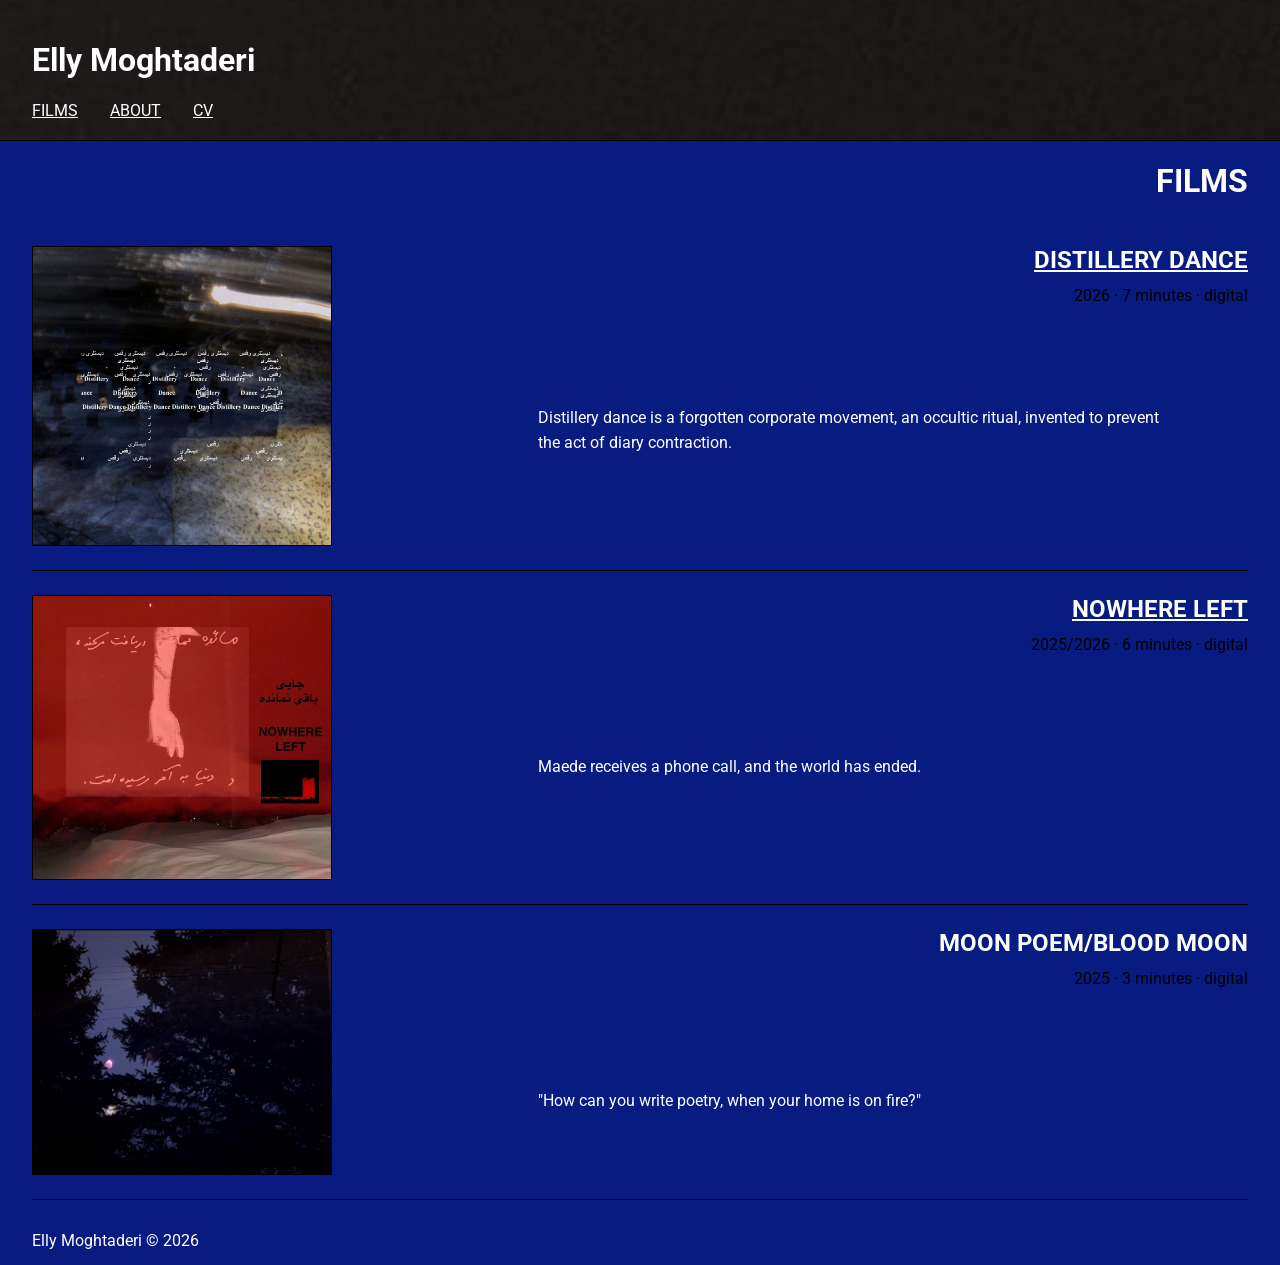
<file: index.html>
<!DOCTYPE html>
<html lang="en">
<head>
  <meta charset="utf-8">
  <meta name="viewport" content="width=device-width, initial-scale=1">
  <title>Films — Elly Moghtaderi</title>
  <link rel="stylesheet" href="style.css">
  <script src="make_header_footer.js" defer></script>
</head>
<body id="top">
  <div id="header"></div>
  <main class="main textPage films-index">
    <div class="page-heading"><h1>FILMS</h1></div>
    <ul class="film-list">
      <li class="film-row">
        <img class="film-poster" src="images/ddposter.jpg" alt="Distillery Dance poster" loading="lazy">
        <div><h2><a href="film-01.html">DISTILLERY DANCE</a></h2>
          <p class="film-meta">2026 · 7 minutes · digital</p>
          <p class="film-list-description" data-film-source="film-01.html"></p>
        </div>
      </li>
      <li class="film-row">
        <img class="film-poster" src="images/nlposter.jpg" alt="Nowhere Left poster" loading="lazy">
        <div><h2><a href="film-02.html">NOWHERE LEFT</a></h2>
          <p class="film-meta">2025/2026 · 6 minutes · digital</p>
          <p class="film-list-description" data-film-source="film-02.html"></p>
        </div>
      </li>
      <li class="film-row">
        <img class="film-poster" src="images/mpposter.jpg" alt="Moon Poem/Blood Moon poster" loading="lazy">
        <div><h2>MOON POEM/BLOOD MOON</h2>
          <p class="film-meta">2025 · 3 minutes · digital</p>
          <p class="film-list-description" data-film-source="film-03.html"></p>
        </div>
      </li>
    </ul>
  </main>
  <div id="footer"></div>
</body>
</html>
</file>
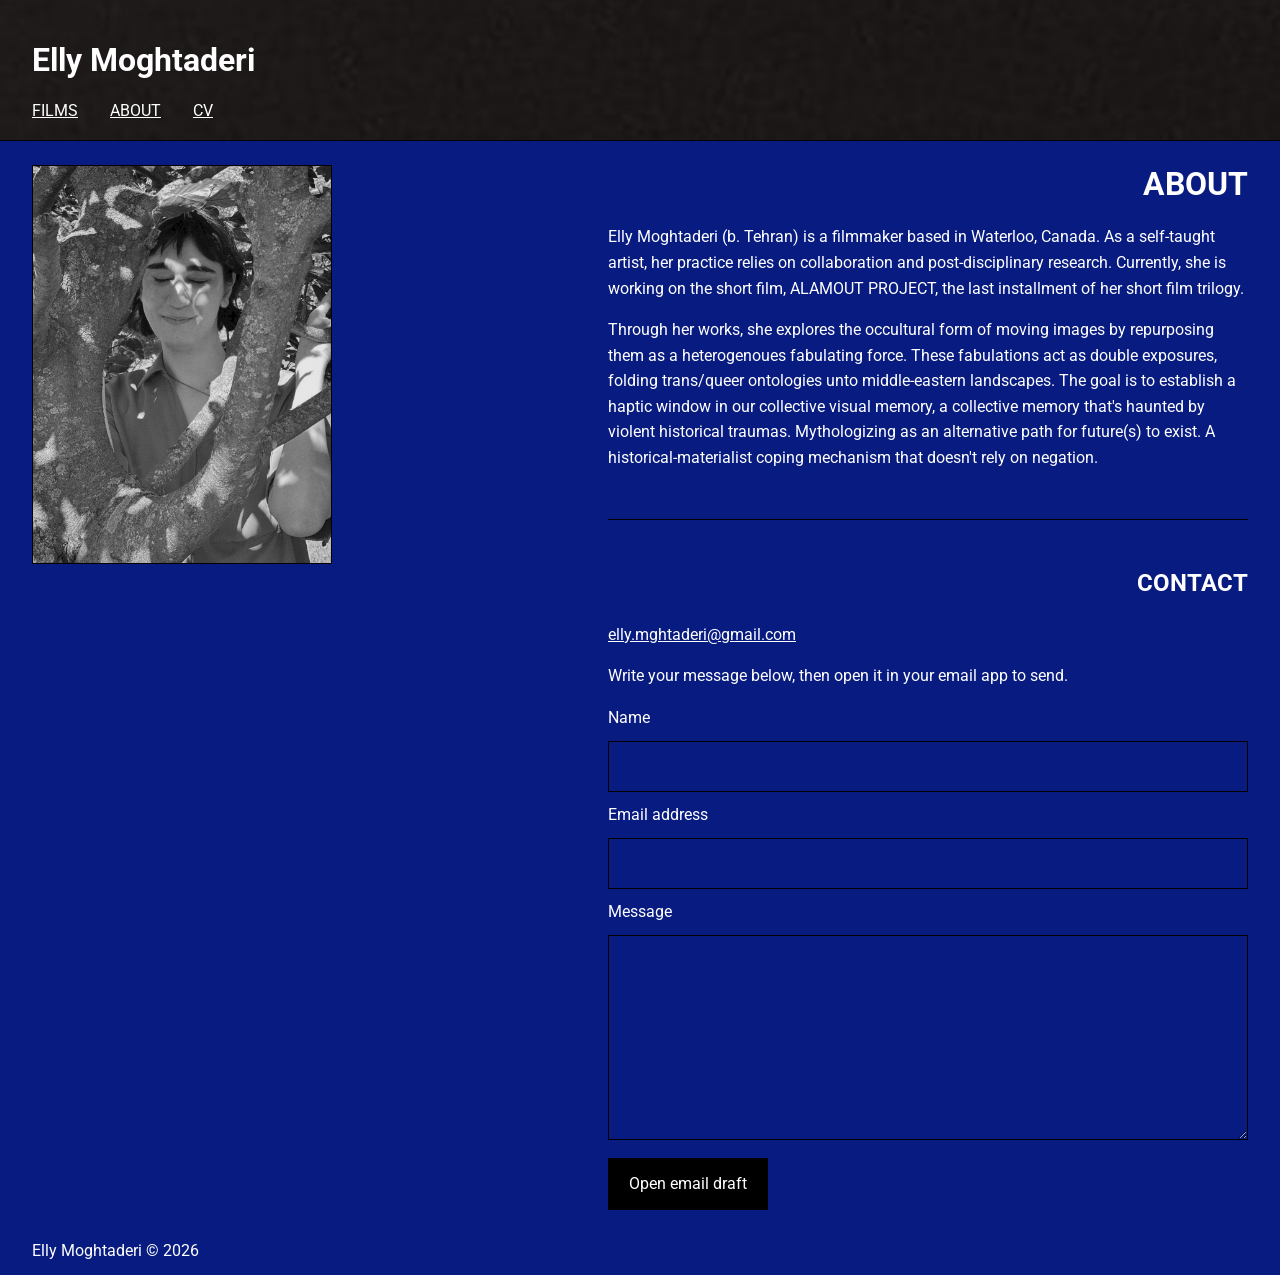
<file: about.html>
<!DOCTYPE html>
<html lang="en">
<head>
  <meta charset="utf-8">
  <meta name="viewport" content="width=device-width, initial-scale=1">
  <title>About — Elly Moghtaderi</title>
  <link rel="stylesheet" href="style.css">
  <script src="make_header_footer.js" defer></script>
  <script src="contact.js" defer></script>
</head>
<body>
  <div id="header"></div>
  <main id="main" class="main about-page">
    <div class="about-layout">
      <img class="about-headshot" src="images/headshot.jpg" alt="Portrait of Elly Moghtaderi">
      <div class="about-copy">
        <div class="page-heading"><h1>ABOUT</h1></div>
    <section class="text-page" aria-label="Biography">
      <p>Elly Moghtaderi (b. Tehran) is a filmmaker based in Waterloo, Canada. As a self-taught artist, her practice relies on collaboration and post-disciplinary research. Currently, she is working on the short film, ALAMOUT PROJECT, the last installment of her short film trilogy.</p>
      <p>Through her works, she explores the occultural form of moving images by repurposing them as a heterogenoues fabulating force.
These fabulations act as double exposures, folding trans/queer ontologies unto middle-eastern landscapes.
The goal is to establish a haptic window in our collective visual memory, a collective memory that's haunted by violent historical traumas.
Mythologizing as an alternative path for future(s) to exist. A historical-materialist coping mechanism that doesn't rely on negation.</p>
      <section class="contact-section" aria-labelledby="contact-heading">
        <h2 id="contact-heading">CONTACT</h2>
        <p><a href="mailto:elly.mghtaderi@gmail.com">elly.mghtaderi@gmail.com</a></p>
        <p id="contact-help">Write your message below, then open it in your email app to send.</p>
        <form id="contact-form" action="mailto:elly.mghtaderi@gmail.com" method="post" enctype="text/plain" aria-describedby="contact-help">
          <label for="contact-name">Name</label>
          <input id="contact-name" name="name" type="text" autocomplete="name" maxlength="120" required>
          <label for="contact-email">Email address</label>
          <input id="contact-email" name="email" type="email" autocomplete="email" maxlength="254" required>
          <label for="contact-message">Message</label>
          <textarea id="contact-message" name="message" rows="7" maxlength="5000" required></textarea>
          <button type="submit">Open email draft</button>
          <p id="contact-status" role="status"></p>
        </form>
      </section>
    </section>
      </div>
    </div>
  </main>
  <div id="footer"></div>
</body>
</html>
</file>
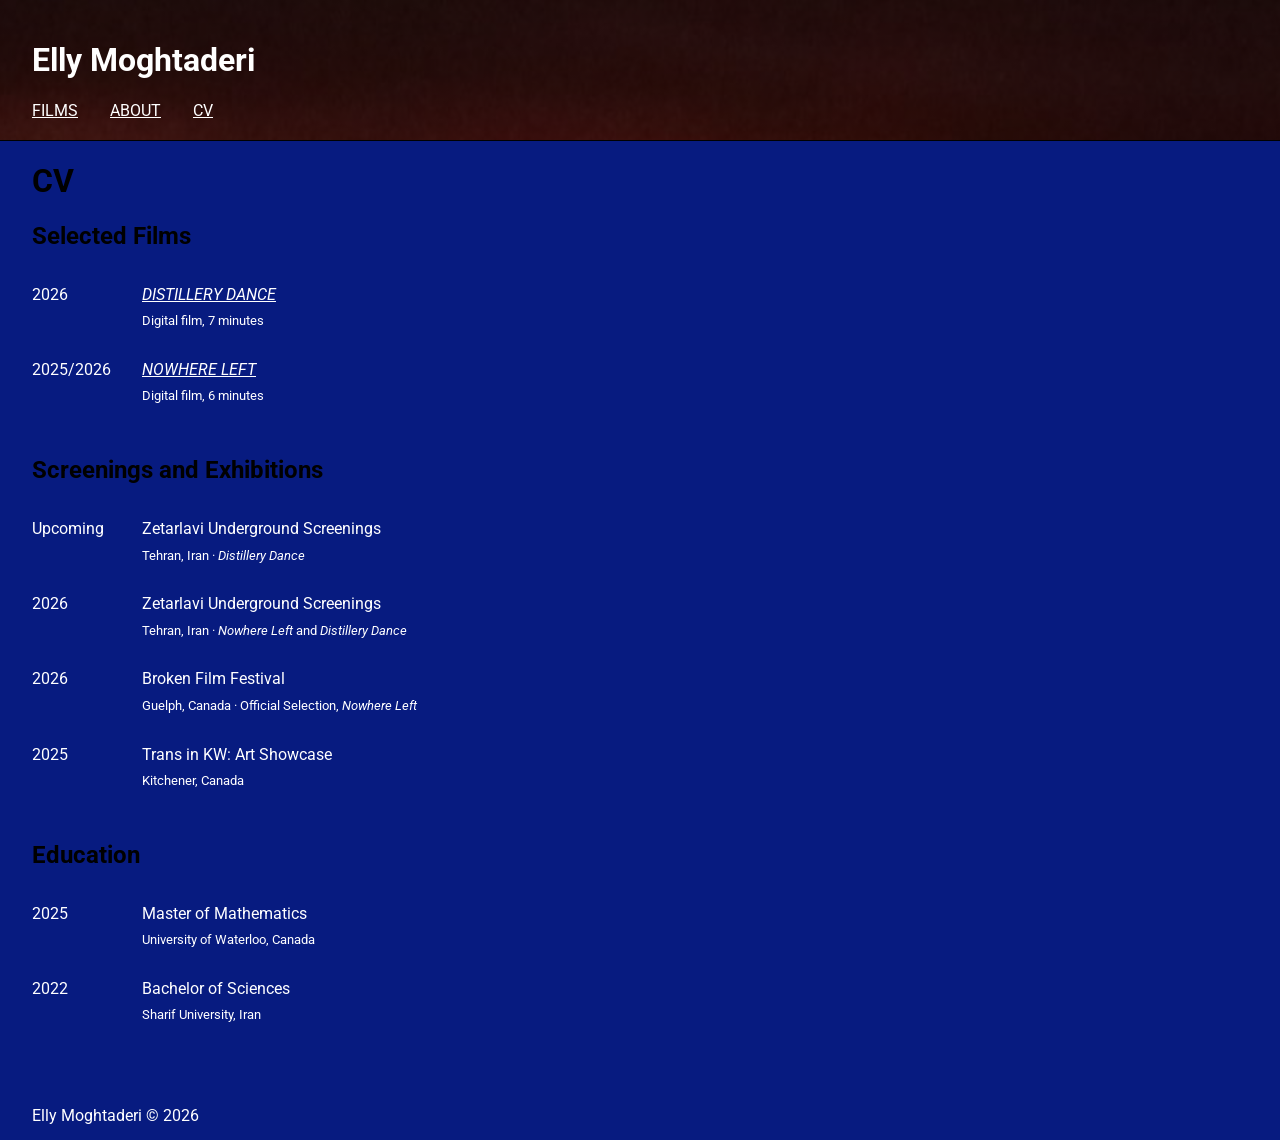
<file: cv.html>
<!DOCTYPE html>
<html lang="en">
<head>
  <meta charset="utf-8">
  <meta name="viewport" content="width=device-width, initial-scale=1">
  <title>CV — Elly Moghtaderi</title>
  <link rel="stylesheet" href="style.css">
  <script src="make_header_footer.js" defer></script>
</head>
<body>
  <div id="header"></div>
  <main id="main" class="main textPage">
    <h1>CV</h1>
    <div class="text-page">
      <section class="cv-section">
        <h2>Selected Films</h2>
        <ul class="cv-list">
          <li><span class="cv-year">2026</span><div><a href="film-01.html"><i>DISTILLERY DANCE</i></a><br><small>Digital film, 7 minutes</small></div></li>
          <li><span class="cv-year">2025/2026</span><div><a href="film-02.html"><i>NOWHERE LEFT</i></a><br><small>Digital film, 6 minutes</small></div></li>
        </ul>
      </section>
      <section class="cv-section">
        <h2>Screenings and Exhibitions</h2>
        <ul class="cv-list">
          <li><span class="cv-year">Upcoming<br><small></small></span><div>Zetarlavi Underground Screenings<br><small>Tehran, Iran · <i>Distillery Dance</i></small></div></li>
          <li><span class="cv-year">2026</span><div>Zetarlavi Underground Screenings<br><small>Tehran, Iran · <i>Nowhere Left</i> and <i>Distillery Dance</i></small></div></li>
          <li><span class="cv-year">2026</span><div>Broken Film Festival<br><small>Guelph, Canada · Official Selection, <i>Nowhere Left</i></small></div></li>
          <li><span class="cv-year">2025</span><div>Trans in KW: Art Showcase<br><small>Kitchener, Canada</small></div></li>
        </ul>
      </section>
      <section class="cv-section">
        <h2>Education</h2>
        <ul class="cv-list">
          <li><span class="cv-year">2025</span><div>Master of Mathematics<br><small>University of Waterloo, Canada</small></div></li>
          <li><span class="cv-year">2022</span><div>Bachelor of Sciences<br><small>Sharif University, Iran</small></div></li>
        </ul>
      </section>
    </div>
  </main>
  <div id="footer"></div>
</body>
</html>
</file>
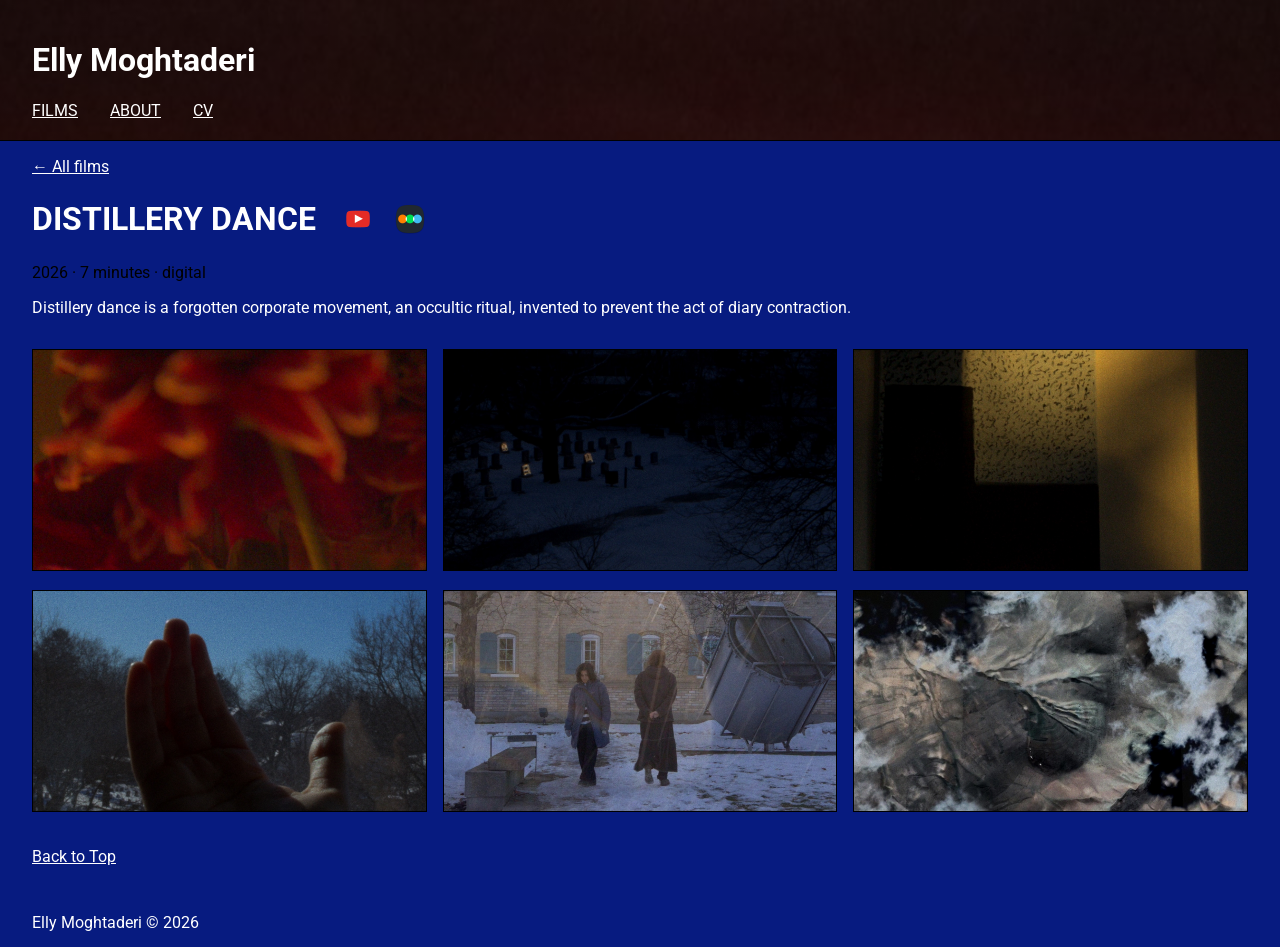
<file: film-01.html>
<!DOCTYPE html>
<html lang="en">
<head>
  <meta charset="utf-8">
  <meta name="viewport" content="width=device-width, initial-scale=1">
  <title>DISTILLERY DANCE — Elly Moghtaderi</title>
  <link rel="stylesheet" href="style.css">
  <script src="make_header_footer.js" defer></script>
</head>
<body id="top">
  <div id="header"></div>
  <main class="main film-page">
    <div class="film-back-links">
      <a href="index.html">← All films</a>
    </div>
    <div class="film-intro">
      <div class="film-info">
        <div class="film-title-row">
          <h1>DISTILLERY DANCE</h1>
          <div class="film-icon-group">
            <nav class="film-links" aria-label="Film links">
              <a href="https://www.youtube.com/watch?v=Qai3Qnwx2T0" target="_blank" rel="noopener noreferrer" aria-label="YouTube (opens in a new tab)" title="YouTube">
                <img src="images/youtube.jpg" alt="" width="32" height="32">
              </a>
              <a href="https://letterboxd.com/film/distillery-dance/" target="_blank" rel="noopener noreferrer" aria-label="Letterboxd (opens in a new tab)" title="Letterboxd">
                <img src="images/letterboxd.png" alt="" width="32" height="32">
              </a>
            </nav>
          </div>
        </div>
        <p class="film-meta">2026 · 7 minutes · digital</p>
        <p id="film-description">Distillery dance is a forgotten corporate movement, an occultic ritual, invented to prevent the act of diary contraction.</p>
      </div>
    </div>
    <div class="gallery">
      <figure><img src="images/dd_00001.jpg" alt="Distillery Dance — film still 1" loading="lazy"></figure>
      <figure><img src="images/dd_00002.jpg" alt="Distillery Dance — film still 2" loading="lazy"></figure>
      <figure><img src="images/dd_00003.jpg" alt="Distillery Dance — film still 3" loading="lazy"></figure>
      <figure><img src="images/dd_00004.jpg" alt="Distillery Dance — film still 4" loading="lazy"></figure>
      <figure><img src="images/dd_00006.jpg" alt="Distillery Dance — film still 6" loading="lazy"></figure>
      <figure><img src="images/dd_00007.jpg" alt="Distillery Dance — film still 7" loading="lazy"></figure>
    </div>
    <p><a href="#top">Back to Top</a></p>
  </main>
  <div id="footer"></div>
</body>
</html>
</file>
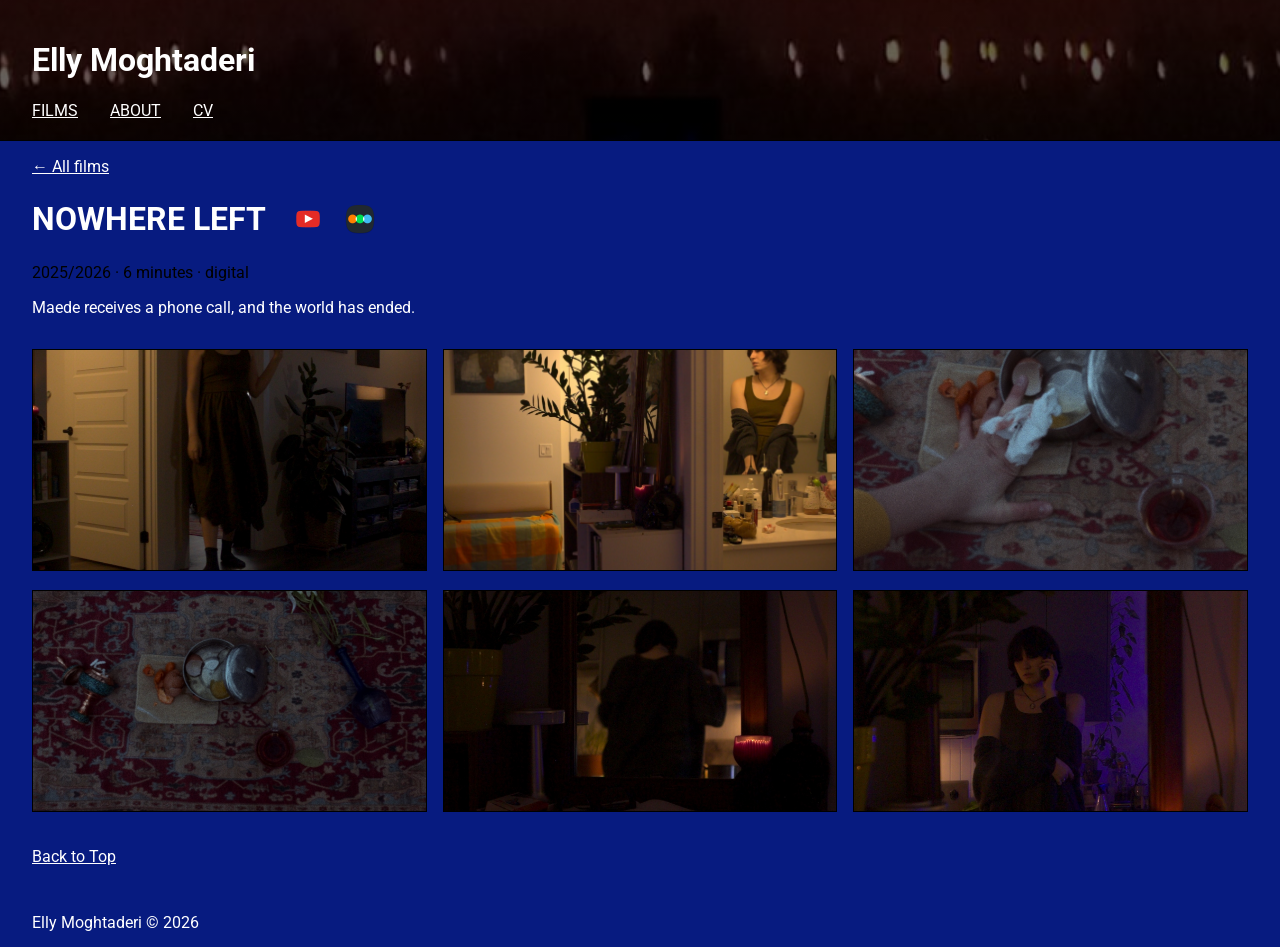
<file: film-02.html>
<!DOCTYPE html>
<html lang="en">
<head>
  <meta charset="utf-8">
  <meta name="viewport" content="width=device-width, initial-scale=1">
  <title>NOWHERE LEFT — Elly Moghtaderi</title>
  <link rel="stylesheet" href="style.css">
  <script src="make_header_footer.js" defer></script>
</head>
<body id="top">
  <div id="header"></div>
  <main class="main film-page">
    <div class="film-back-links">
      <a href="index.html">← All films</a>
    </div>
    <div class="film-intro">
      <div class="film-info">
        <div class="film-title-row">
          <h1>NOWHERE LEFT</h1>
          <div class="film-icon-group">
            <nav class="film-links" aria-label="Film links">
              <a href="https://www.youtube.com/watch?v=HRfp6Z5Grw0" target="_blank" rel="noopener noreferrer" aria-label="YouTube (opens in a new tab)" title="YouTube">
                <img src="images/youtube.jpg" alt="" width="32" height="32">
              </a>
              <a href="https://letterboxd.com/film/nowhere-left/" target="_blank" rel="noopener noreferrer" aria-label="Letterboxd (opens in a new tab)" title="Letterboxd">
                <img src="images/letterboxd.png" alt="" width="32" height="32">
              </a>
            </nav>
          </div>
        </div>
        <p class="film-meta">2025/2026 · 6 minutes · digital</p>
        <p id="film-description">Maede receives a phone call, and the world has ended.</p>
      </div>
    </div>
    <div class="gallery">
      <figure><img src="images/nl_00009.jpg" alt="Nowhere Left — film still 2" loading="lazy"></figure>
      <figure><img src="images/nl_00006.jpg" alt="Nowhere Left — film still 5" loading="lazy"></figure>
      <figure><img src="images/nl_00004.jpg" alt="Nowhere Left — film still 9" loading="lazy"></figure>
      <figure><img src="images/nl_00001.jpg" alt="Nowhere Left — film still 8" loading="lazy"></figure>
      <figure><img src="images/nl_00007.jpg" alt="Nowhere Left — film still 4" loading="lazy"></figure>
      <figure><img src="images/nl_00002.jpg" alt="Nowhere Left — film still 3" loading="lazy"></figure>
    </div>
    <p><a href="#top">Back to Top</a></p>
  </main>
  <div id="footer"></div>
</body>
</html>
</file>
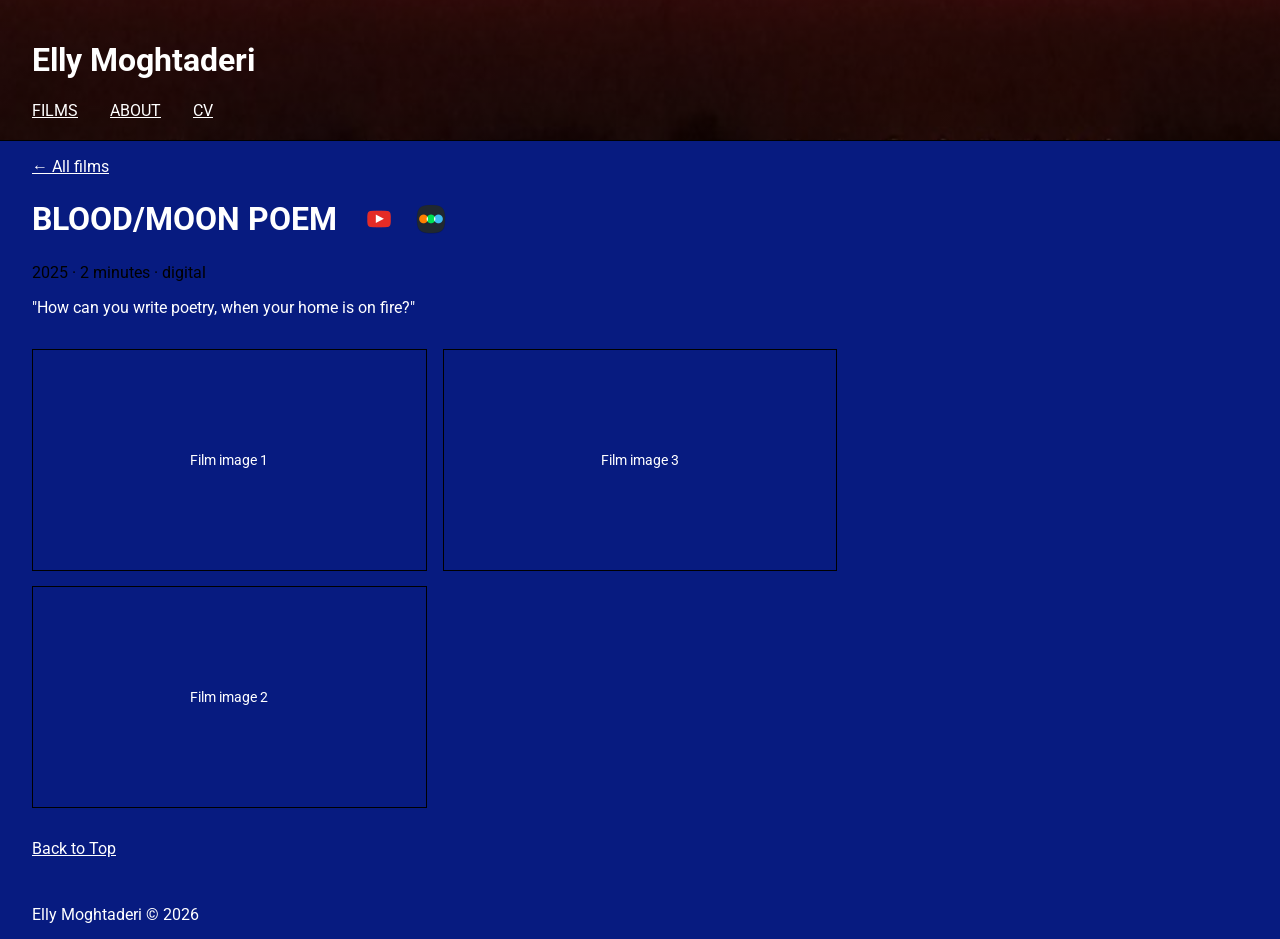
<file: film-03.html>
<!DOCTYPE html>
<html lang="en">
<head>
  <meta charset="utf-8">
  <meta name="viewport" content="width=device-width, initial-scale=1">
  <title>MOON POEM/BLOOD MOON — Elly Moghtaderi</title>
  <link rel="stylesheet" href="style.css">
  <script src="make_header_footer.js" defer></script>
</head>
<body id="top">
  <div id="header"></div>
  <main class="main film-page">
    <div class="film-back-links">
      <a href="index.html">← All films</a>
    </div>
    <div class="film-intro">
      <div class="film-info">
        <div class="film-title-row">
          <h1>BLOOD/MOON POEM</h1>
          <div class="film-icon-group">
            <nav class="film-links" aria-label="Film links">
              <a href="https://www.youtube.com/" target="_blank" rel="noopener noreferrer" aria-label="YouTube (opens in a new tab)" title="YouTube">
                <img src="images/youtube.jpg" alt="" width="32" height="32">
              </a>
              <a href="https://letterboxd.com/" target="_blank" rel="noopener noreferrer" aria-label="Letterboxd (opens in a new tab)" title="Letterboxd">
                <img src="images/letterboxd.png" alt="" width="32" height="32">
              </a>
            </nav>
          </div>
        </div>
        <p class="film-meta">2025 · 2 minutes · digital</p>
        <p id="film-description">"How can you write poetry, when your home is on fire?"</p>
      </div>
    </div>
    <div class="gallery">
      <figure><div class="picture-placeholder">Film image 1</div></figure>
      <figure><div class="picture-placeholder">Film image 2</div></figure>
      <figure><div class="picture-placeholder">Film image 3</div></figure>
    </div>
    <p><a href="#top">Back to Top</a></p>
  </main>
  <div id="footer"></div>
</body>
</html>
</file>
<file: style.css>
@import url("https://fonts.googleapis.com/css2?family=Roboto:ital,wght@0,100;0,300;0,400;0,500;0,700;0,900;1,100;1,300;1,400;1,500;1,700;1,900&display=swap");

/* Base sizing */
* {
  box-sizing: border-box;
}

body,
html {
  margin: 0;
  padding: 0;
  font-family: "Roboto", sans-serif;
}

html {
  scroll-behavior: smooth;
}

/* Shared header */
#header {

  background-color: black;
  color: white;
  padding: 20px;

  position: sticky;
  top: 0;
  width: 100%;
}

#header h1 {
  text-align: center;
}

#navLinks {
  display: flex;
  align-items: center;
  justify-content: flex-start;
  gap: 32px;
  flex-wrap: wrap;
  width: 100%;
}

#navLinks a {
  color: #bdbdbd;

  transition: all 0.2s ease-out;
}

#navLinks a:hover {
  color: white;

}

.main {
  padding: 0em 2em 1em 2em;
  margin: 0;
  background-color: white;
}

hr {
  margin: 2em 0;
}

#footer {
  text-align: left;
  padding: 15px 32px;
}

.textPage {
  max-width: 800px;
}

/* Responsive gallery */
.gallery {
  padding-top: 1em;

  columns: auto 3;
  text-align: left;
}

.gallery img {
  border: 1px solid black;
  width: 100%;
}

figure {
  display: inline-block;
  margin: 0;
  margin-bottom: 15px;
}

.spotlightImage {
  display: block;
  margin: 0 auto;
}

@media only screen and (max-width: 800px) {
  .gallery {
    columns: auto 2;
  }
}

@media only screen and (max-width: 500px) {
  .gallery {
    columns: auto 1;
  }
}

/* Film list */
.film-list { list-style: none; padding: 0; margin: 0; }
.film-row { display: flex; align-items: flex-start; gap: 24px; padding: 24px 0; border-bottom: 1px solid #ddd; }
.film-row > div:not(.poster-placeholder) { flex: 1; min-width: 0; }
.film-row h2 { margin: 0 0 12px; overflow-wrap: anywhere; }
.film-row h2 a { color: black; }
.film-row p { margin: 0; }
.film-poster, .poster-placeholder { width: 300px; flex: 0 0 300px; order: 1; border: 1px solid black; }
.film-poster { display: block; height: auto; }
.poster-placeholder { aspect-ratio: 2 / 3; }
.poster-placeholder, .picture-placeholder { display: grid; place-items: center; background: #f4f4f4; color: #666; font-size: 14px; }
.film-page .gallery figure { width: 100%; break-inside: avoid; }
.picture-placeholder { width: 100%; aspect-ratio: 16 / 9; border: 1px solid black; }
@media only screen and (max-width: 500px) {
  .film-row { gap: 16px; }
  .film-poster, .poster-placeholder { width: 220px; flex-basis: 220px; }
}

@media only screen and (max-width: 400px) {
  .film-row { flex-wrap: wrap; }
  .film-row > div:not(.poster-placeholder) { flex-basis: 100%; }
  .film-poster, .poster-placeholder { max-width: 100%; margin-left: auto; }
}

.film-title-row { display: flex; justify-content: space-between; align-items: center; gap: 20px; flex-wrap: wrap; margin-block: 1.34em; }
.film-title-row h1 { margin: 0; }
.film-links { display: flex; align-items: center; gap: 8px; }
.film-links a { display: flex; align-items: center; justify-content: center; width: 44px; height: 44px; }
.film-links img { display: block; width: 32px; height: 32px; object-fit: contain; }

.film-title-row h1 { overflow-wrap: anywhere; }
.site-name { margin: 0; }
.film-links { flex-shrink: 0; }
@media only screen and (max-width: 600px) {
  .film-title-row h1 { font-size: 1.4em; }
}

.film-back-links { display: flex; justify-content: space-between; align-items: center; gap: 20px; padding-top: 16px; margin-bottom: 16px; }

/* Colour palette */
:root { --page-blue: #071b80; }
html { background: var(--page-blue); color-scheme: light; }
body, .main, #footer { background: var(--page-blue); color: #fff; }
#header { background: #000; color: #fff; border-bottom: 1px solid #000; }
h1, h2, h3, h4, h5, h6,
.film-row h2 a, .film-row h2 a:visited { color: #000; }
a, a:visited { color: #fff; }
.film-row h2 a:hover { color: #000; text-decoration-thickness: 2px; }
#header .site-name h1, #navLinks a, #navLinks a:visited, #navLinks a:hover, #navLinks a:focus-visible { color: #fff; }
a:focus-visible { outline: 2px solid #fff; outline-offset: 4px; }
.film-row, .gallery img, .film-poster, .poster-placeholder, .picture-placeholder { border-color: #000; }
.poster-placeholder, .picture-placeholder { background: var(--page-blue); color: #fff; }
hr { border: 0; border-top: 1px solid #000; }
#header .site-name h1 { text-align: left; }
.film-title-row { justify-content: flex-start; }
.film-icon-group { display: flex; align-items: center; }

#header { padding-inline: 2em; }

/* Full-width film listing */
.main.films-index { max-width: none; width: 100%; margin: 0; }
.films-index .page-heading { text-align: right; }
.films-index .film-row > div:not(.poster-placeholder) { text-align: right; }

.films-index .film-poster, .films-index .poster-placeholder { order: 0; margin-left: 0; }

#header { background: #000; overflow: hidden; isolation: isolate; z-index: 10; }
/* Stationary header image */
#header::before {
  content: "";
  position: absolute;
  left: 0;
  top: 0;
  width: 100%;
  aspect-ratio: 1 / 1;
  min-height: 100%;
  z-index: -1;
  background-image: linear-gradient(#0009, #0009), url("images/headliner.jpg");
  background-size: 100% 100%, 150% auto;
  background-position: center top;
  background-repeat: no-repeat;
  transform: translateY(var(--header-offset, 0px));
}

.films-index .page-heading h1, .film-title-row h1,
.film-row h2, .film-row h2 a, .film-row h2 a:visited,
.film-row h2 a:hover, .film-row h2 a:focus-visible { color: #fff; }
.film-meta { color: #000; }
.films-index .film-row { flex-wrap: wrap; }
/* Description position */
.films-index .film-list-description {
  max-width: 640px;
  margin: 100px 70px 0 auto;
  line-height: 1.6;
  color: #fff;
  text-align: left;
}

/* About page */
.about-layout { display: flex; align-items: flex-start; justify-content: space-between; gap: 48px; padding-top: 24px; }
.about-headshot { display: block; width: 300px; max-width: 100%; height: auto; border: 1px solid #000; flex-shrink: 0; }
.about-copy { flex: 1; min-width: 0; max-width: 640px; margin-left: auto; }
.about-copy .page-heading { text-align: right; }
.about-copy h1 { color: #fff; margin-top: 0; }
.about-copy .text-page { line-height: 1.6; }
@media only screen and (max-width: 700px) {
  .about-layout { gap: 24px; flex-wrap: wrap; }
  .about-headshot { width: 220px; }
  .about-copy { flex-basis: 100%; }
}

/* Contact form */
.contact-section { margin-top: 48px; padding-top: 24px; border-top: 1px solid #000; }
.contact-section h2 { color: #fff; text-align: right; }
.contact-section a { overflow-wrap: anywhere; }
#contact-form { display: grid; gap: 10px; }
#contact-form input, #contact-form textarea { width: 100%; min-width: 0; padding: 12px; border: 1px solid #000; border-radius: 0; background: transparent; color: #fff; font: inherit; }
#contact-form textarea { resize: vertical; }
#contact-form button { justify-self: start; margin-top: 8px; padding: 12px 20px; border: 1px solid #000; border-radius: 0; background: #000; color: #fff; font: inherit; cursor: pointer; }
#contact-form input:focus-visible, #contact-form textarea:focus-visible, #contact-form button:focus-visible { outline: 2px solid #fff; outline-offset: 3px; }
#contact-status { margin: 0; }
#contact-status:empty { display: none; }

/* CV */
.cv-section { margin-bottom: 36px; }
.cv-list { list-style: none; padding: 0; }
.cv-list li { display: grid; grid-template-columns: 90px minmax(0, 1fr); gap: 20px; padding-block: 12px; line-height: 1.6; }
@media (max-width: 500px) { .cv-list li { grid-template-columns: 70px minmax(0, 1fr); gap: 12px; } }

/* Uniform film stills */
.film-page .gallery img {
  display: block;
  width: 100%;
  height: auto;
  aspect-ratio: 16 / 9;
  object-fit: cover;
  object-position: center;
}
</file>
